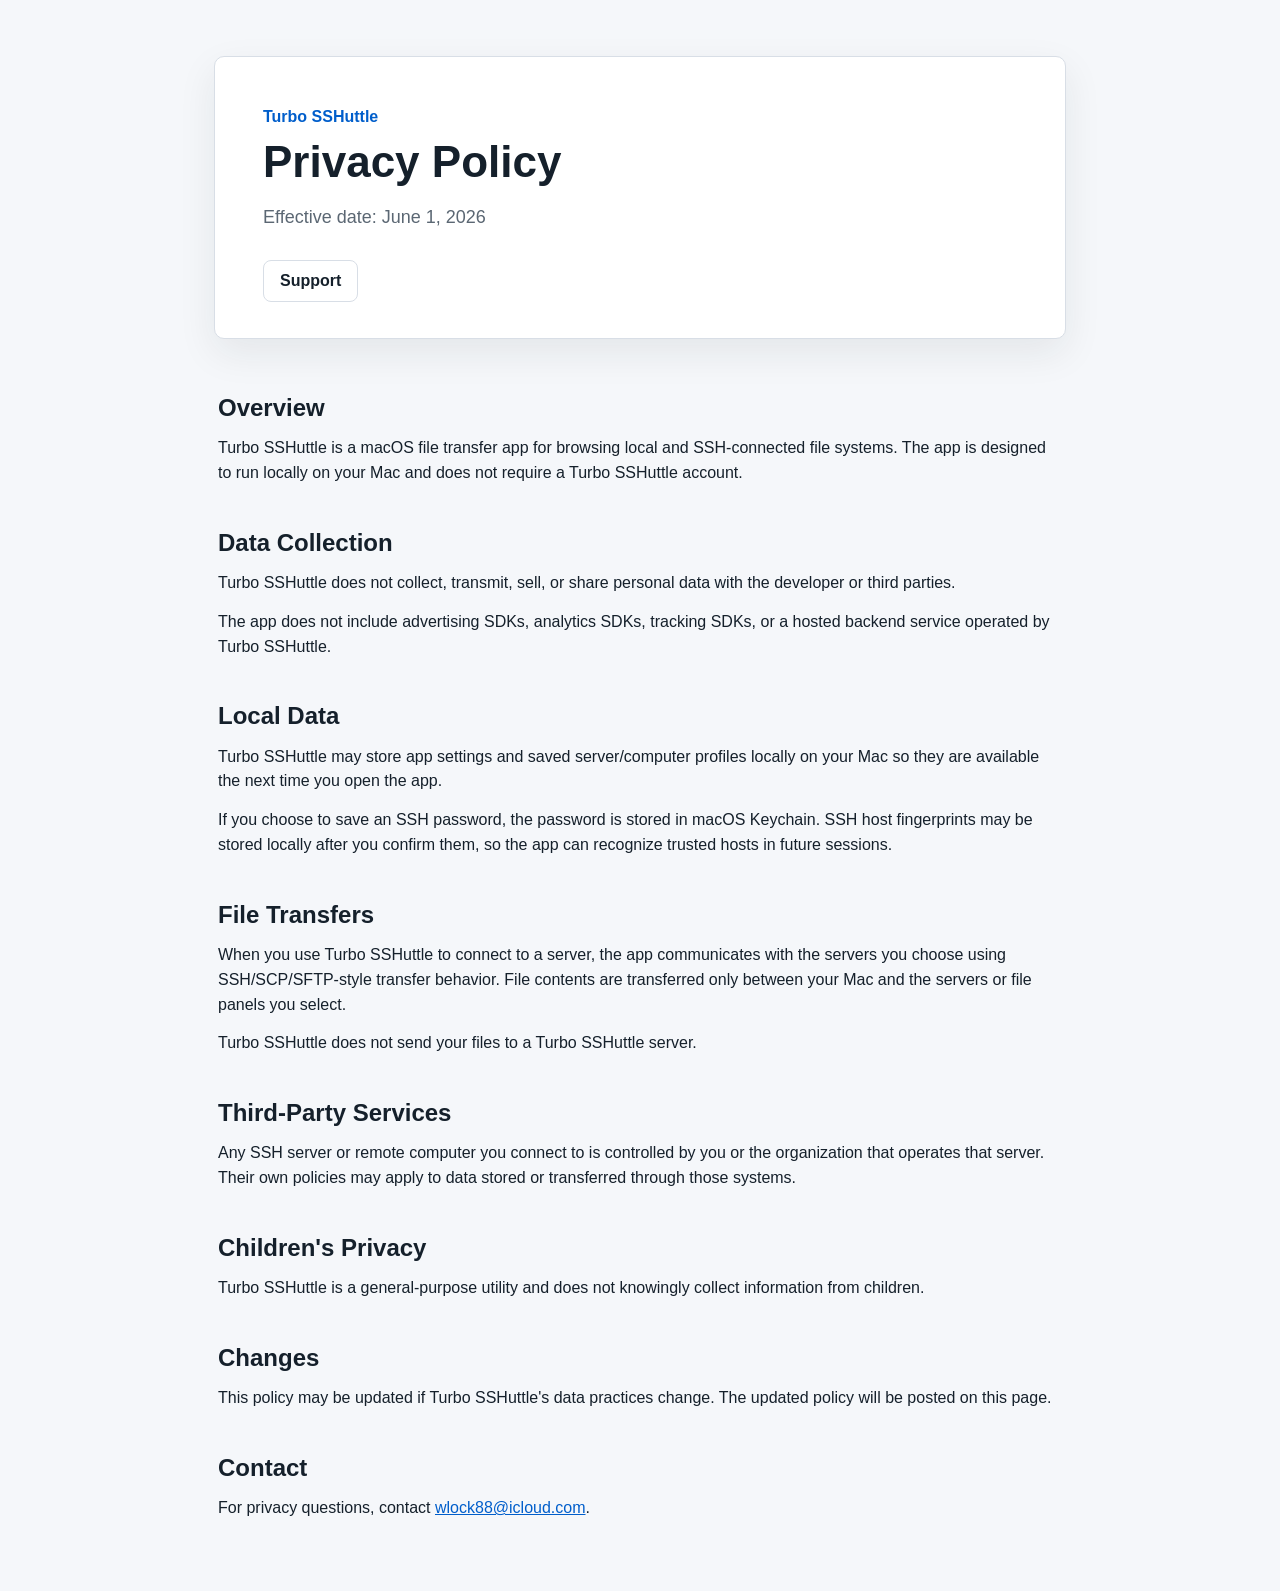
<file: privacy.html>
<!doctype html>
<html lang="en">
<head>
  <meta charset="utf-8">
  <meta name="viewport" content="width=device-width, initial-scale=1">
  <title>Turbo SSHuttle Privacy Policy</title>
  <meta name="description" content="Privacy policy for Turbo SSHuttle.">
  <link rel="stylesheet" href="styles.css">
</head>
<body>
  <main class="page">
    <section class="hero compact">
      <p class="eyebrow">Turbo SSHuttle</p>
      <h1>Privacy Policy</h1>
      <p class="lede">Effective date: June 1, 2026</p>
      <div class="actions">
        <a class="button secondary" href="index.html">Support</a>
      </div>
    </section>

    <section class="content">
      <h2>Overview</h2>
      <p>Turbo SSHuttle is a macOS file transfer app for browsing local and SSH-connected file systems. The app is designed to run locally on your Mac and does not require a Turbo SSHuttle account.</p>

      <h2>Data Collection</h2>
      <p>Turbo SSHuttle does not collect, transmit, sell, or share personal data with the developer or third parties.</p>
      <p>The app does not include advertising SDKs, analytics SDKs, tracking SDKs, or a hosted backend service operated by Turbo SSHuttle.</p>

      <h2>Local Data</h2>
      <p>Turbo SSHuttle may store app settings and saved server/computer profiles locally on your Mac so they are available the next time you open the app.</p>
      <p>If you choose to save an SSH password, the password is stored in macOS Keychain. SSH host fingerprints may be stored locally after you confirm them, so the app can recognize trusted hosts in future sessions.</p>

      <h2>File Transfers</h2>
      <p>When you use Turbo SSHuttle to connect to a server, the app communicates with the servers you choose using SSH/SCP/SFTP-style transfer behavior. File contents are transferred only between your Mac and the servers or file panels you select.</p>
      <p>Turbo SSHuttle does not send your files to a Turbo SSHuttle server.</p>

      <h2>Third-Party Services</h2>
      <p>Any SSH server or remote computer you connect to is controlled by you or the organization that operates that server. Their own policies may apply to data stored or transferred through those systems.</p>

      <h2>Children's Privacy</h2>
      <p>Turbo SSHuttle is a general-purpose utility and does not knowingly collect information from children.</p>

      <h2>Changes</h2>
      <p>This policy may be updated if Turbo SSHuttle's data practices change. The updated policy will be posted on this page.</p>

      <h2>Contact</h2>
      <p>For privacy questions, contact <a href="mailto:wlock88@icloud.com">wlock88@icloud.com</a>.</p>
    </section>
  </main>
</body>
</html>
</file>
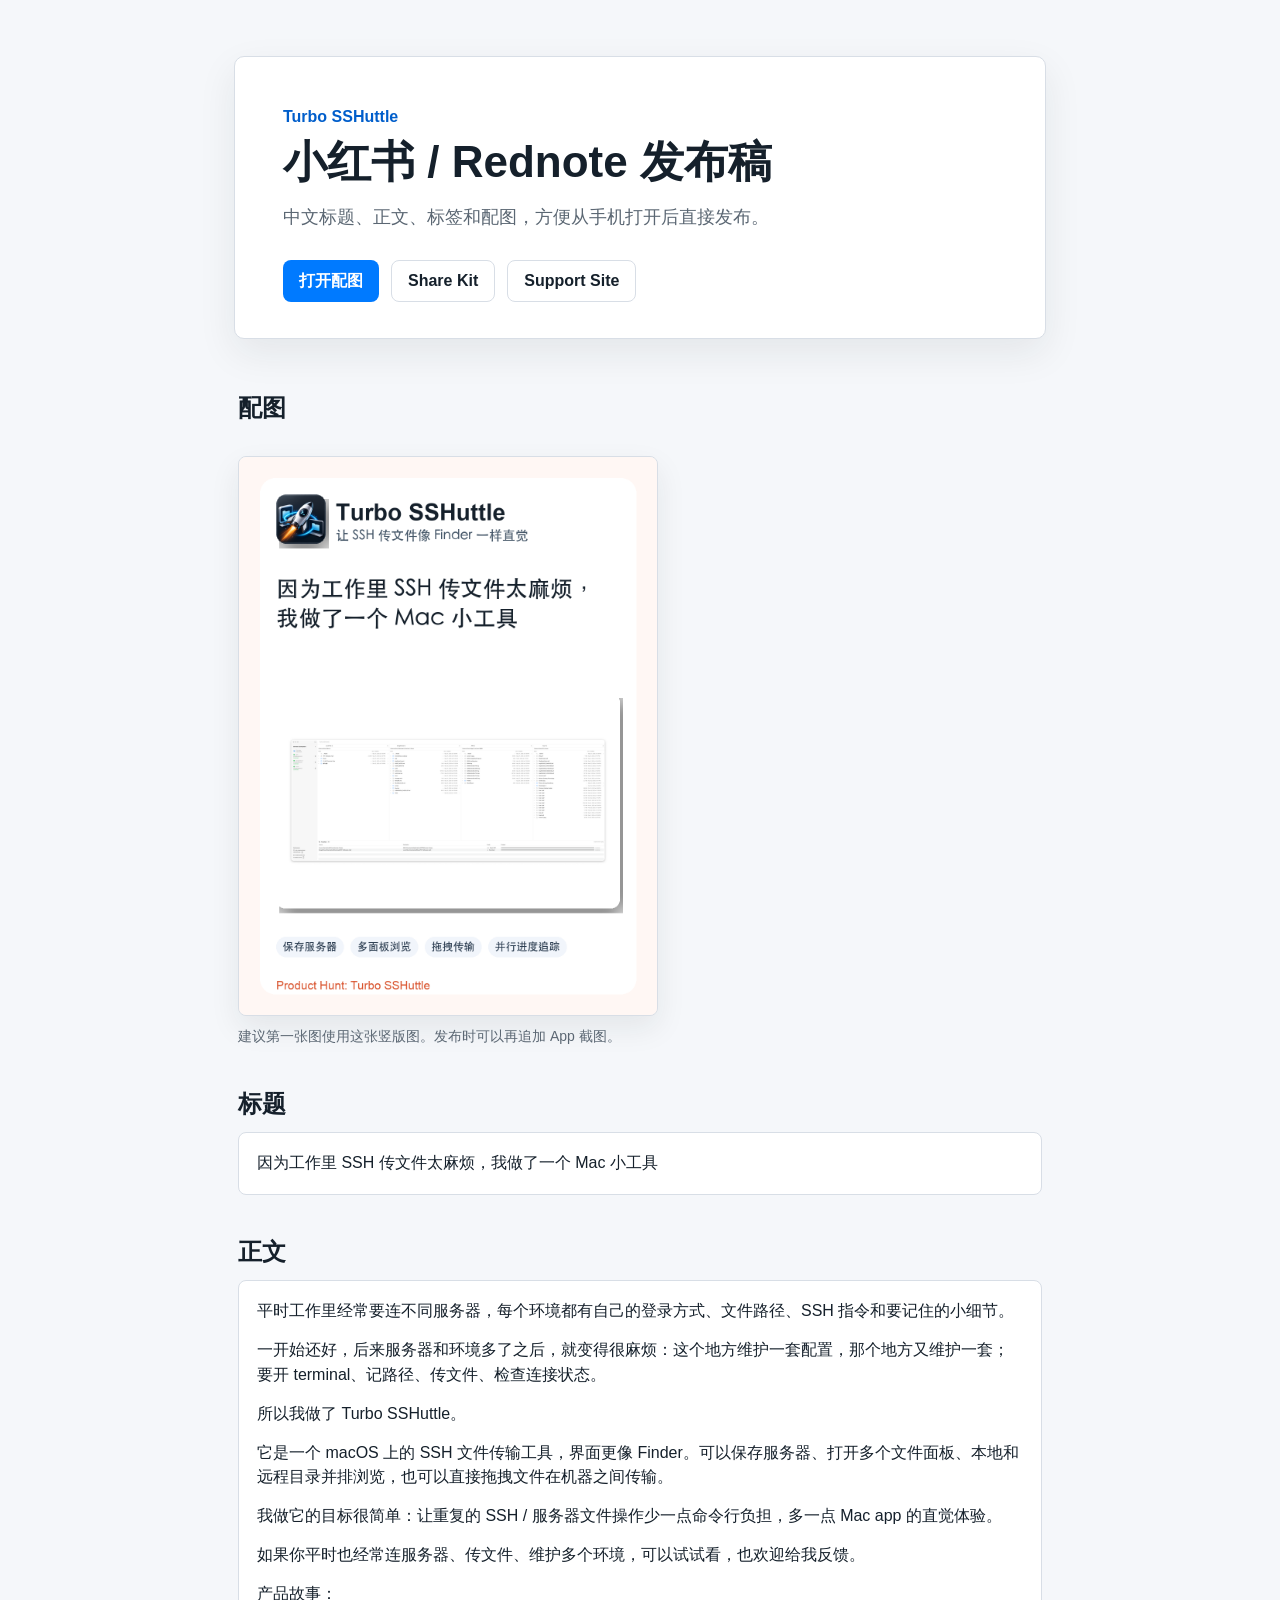
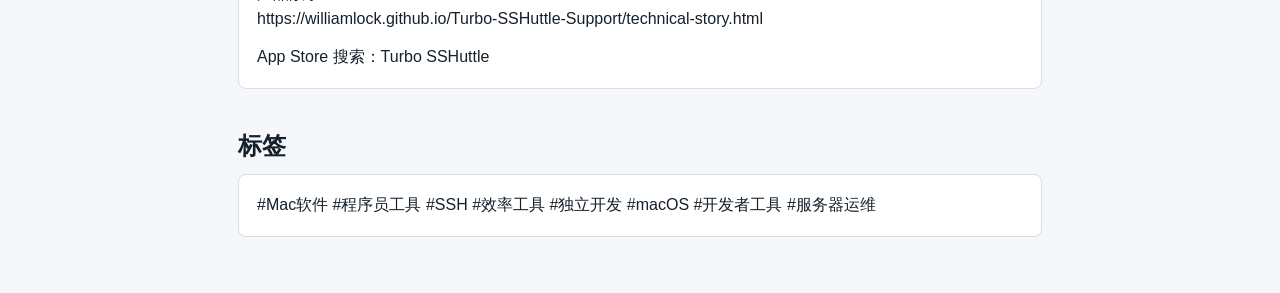
<file: rednote.html>
<!doctype html>
<html lang="zh-Hans">
<head>
  <meta charset="utf-8">
  <meta name="viewport" content="width=device-width, initial-scale=1">
  <title>Turbo SSHuttle 小红书发布稿</title>
  <meta name="description" content="Turbo SSHuttle 小红书 / Rednote 发布文案和配图，一个 macOS SSH 文件传输工具。">
  <link rel="canonical" href="https://williamlock.github.io/Turbo-SSHuttle-Support/rednote.html">
  <meta property="og:type" content="website">
  <meta property="og:title" content="因为工作里 SSH 传文件太麻烦，我做了一个 Mac 小工具">
  <meta property="og:description" content="Turbo SSHuttle 是一个 macOS SSH 文件传输工具，可以保存服务器、多面板浏览、拖拽传文件。">
  <meta property="og:url" content="https://williamlock.github.io/Turbo-SSHuttle-Support/rednote.html">
  <meta property="og:image" content="https://williamlock.github.io/Turbo-SSHuttle-Support/assets/turbo-sshuttle-rednote-card.png">
  <meta name="twitter:card" content="summary_large_image">
  <meta name="twitter:title" content="Turbo SSHuttle 小红书发布稿">
  <meta name="twitter:description" content="小红书 / Rednote 发布文案和配图。">
  <meta name="twitter:image" content="https://williamlock.github.io/Turbo-SSHuttle-Support/assets/turbo-sshuttle-rednote-card.png">
  <link rel="stylesheet" href="styles.css">
</head>
<body>
  <main class="page story-page">
    <section class="hero compact">
      <p class="eyebrow">Turbo SSHuttle</p>
      <h1>小红书 / Rednote 发布稿</h1>
      <p class="lede">中文标题、正文、标签和配图，方便从手机打开后直接发布。</p>
      <div class="actions">
        <a class="button" href="assets/turbo-sshuttle-rednote-card.png">打开配图</a>
        <a class="button secondary" href="share-kit.html">Share Kit</a>
        <a class="button secondary" href="index.html">Support Site</a>
      </div>
    </section>

    <section class="content">
      <h2>配图</h2>
      <figure class="story-shot rednote-preview">
        <img src="assets/turbo-sshuttle-rednote-card.png" alt="Turbo SSHuttle 小红书竖版配图">
        <figcaption>建议第一张图使用这张竖版图。发布时可以再追加 App 截图。</figcaption>
      </figure>

      <h2>标题</h2>
      <div class="copy-box">
        <p>因为工作里 SSH 传文件太麻烦，我做了一个 Mac 小工具</p>
      </div>

      <h2>正文</h2>
      <div class="copy-box">
        <p>平时工作里经常要连不同服务器，每个环境都有自己的登录方式、文件路径、SSH 指令和要记住的小细节。</p>
        <p>一开始还好，后来服务器和环境多了之后，就变得很麻烦：这个地方维护一套配置，那个地方又维护一套；要开 terminal、记路径、传文件、检查连接状态。</p>
        <p>所以我做了 Turbo SSHuttle。</p>
        <p>它是一个 macOS 上的 SSH 文件传输工具，界面更像 Finder。可以保存服务器、打开多个文件面板、本地和远程目录并排浏览，也可以直接拖拽文件在机器之间传输。</p>
        <p>我做它的目标很简单：让重复的 SSH / 服务器文件操作少一点命令行负担，多一点 Mac app 的直觉体验。</p>
        <p>如果你平时也经常连服务器、传文件、维护多个环境，可以试试看，也欢迎给我反馈。</p>
        <p>产品故事：<br>https://williamlock.github.io/Turbo-SSHuttle-Support/technical-story.html</p>
        <p>App Store 搜索：Turbo SSHuttle</p>
      </div>

      <h2>标签</h2>
      <div class="copy-box">
        <p>#Mac软件 #程序员工具 #SSH #效率工具 #独立开发 #macOS #开发者工具 #服务器运维</p>
      </div>
    </section>
  </main>
</body>
</html>
</file>
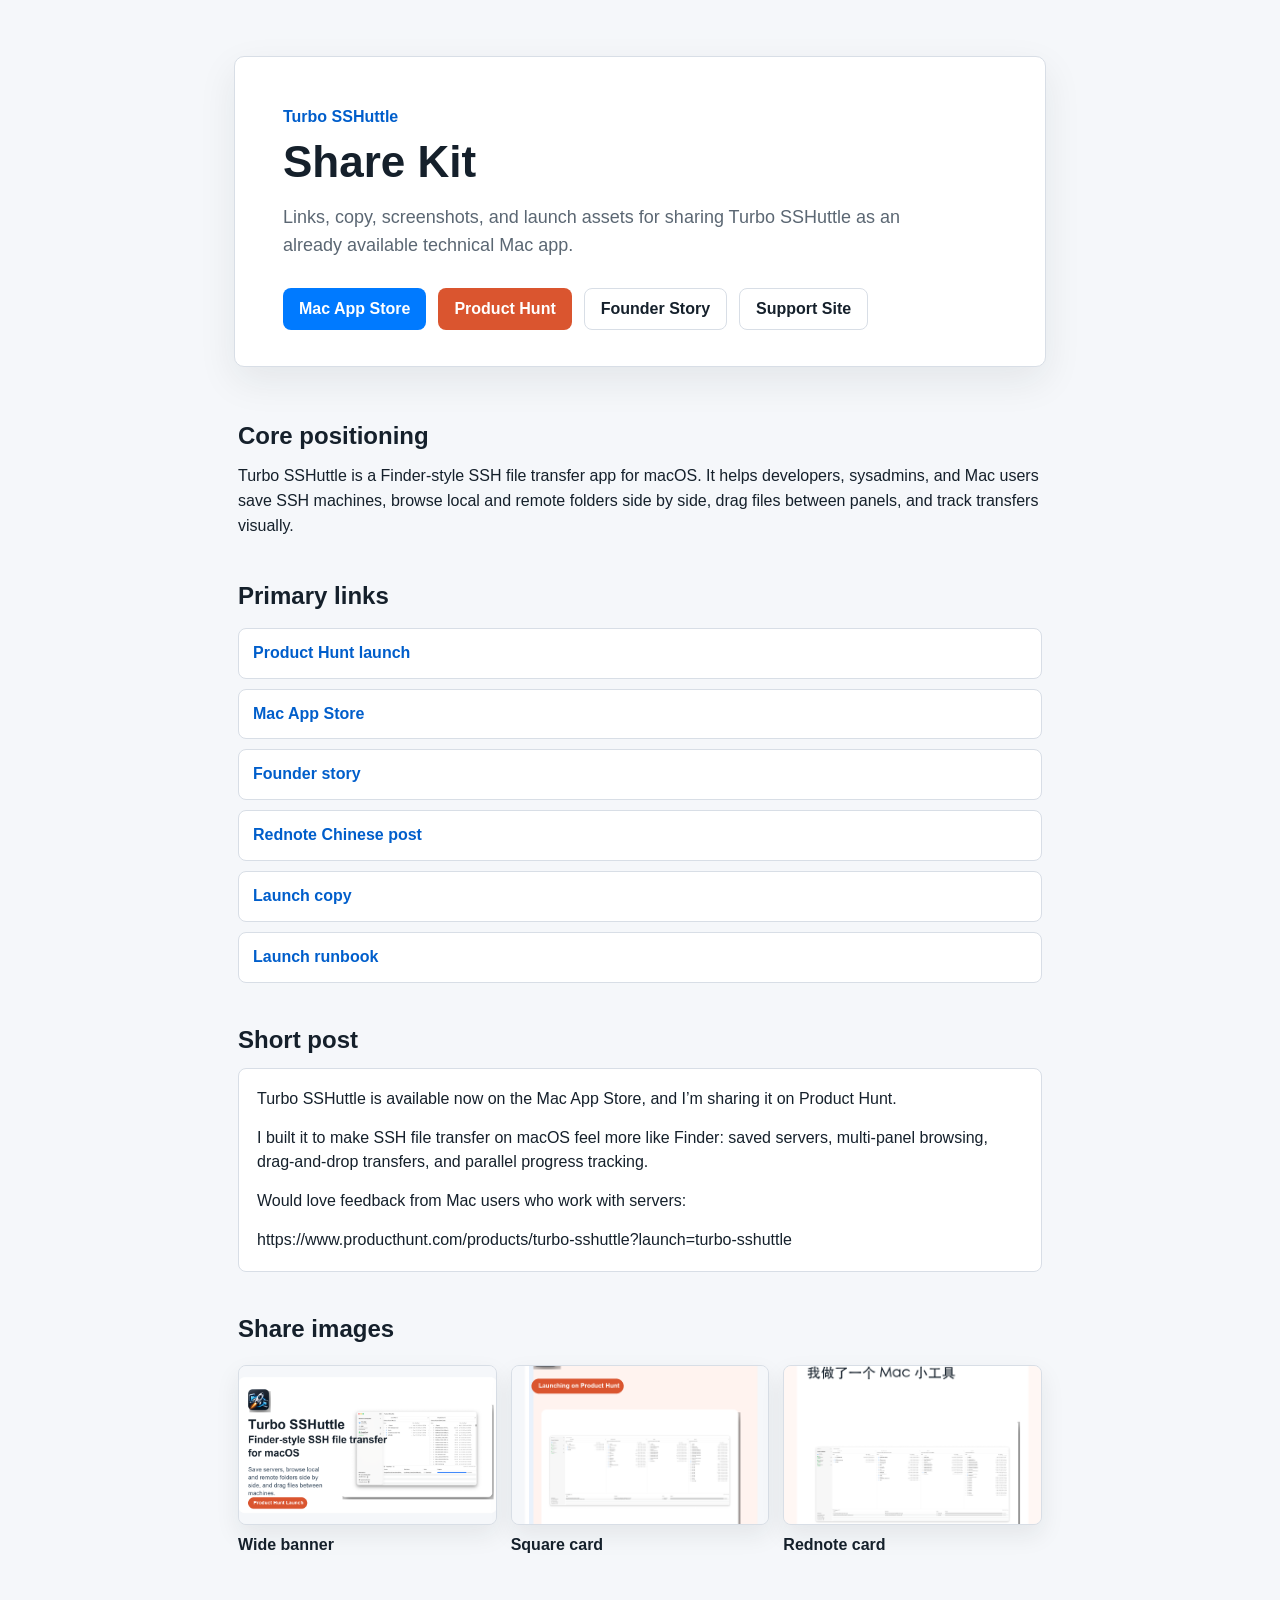
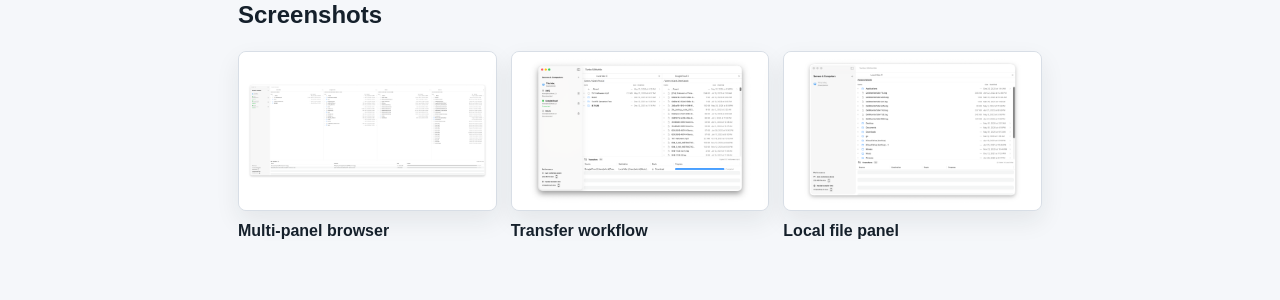
<file: share-kit.html>
<!doctype html>
<html lang="en">
<head>
  <meta charset="utf-8">
  <meta name="viewport" content="width=device-width, initial-scale=1">
  <title>Turbo SSHuttle Share Kit</title>
  <meta name="description" content="Links, copy, screenshots, and launch assets for sharing Turbo SSHuttle, a Finder-style SSH file transfer app for macOS.">
  <link rel="canonical" href="https://williamlock.github.io/Turbo-SSHuttle-Support/share-kit.html">
  <meta property="og:type" content="website">
  <meta property="og:title" content="Turbo SSHuttle Share Kit">
  <meta property="og:description" content="Share copy, links, screenshots, and launch assets for Turbo SSHuttle on macOS.">
  <meta property="og:url" content="https://williamlock.github.io/Turbo-SSHuttle-Support/share-kit.html">
  <meta property="og:image" content="https://williamlock.github.io/Turbo-SSHuttle-Support/assets/turbo-sshuttle-social.png">
  <meta property="og:image:width" content="1200">
  <meta property="og:image:height" content="630">
  <meta name="twitter:card" content="summary_large_image">
  <meta name="twitter:title" content="Turbo SSHuttle Share Kit">
  <meta name="twitter:description" content="Share copy, links, screenshots, and launch assets for Turbo SSHuttle on macOS.">
  <meta name="twitter:image" content="https://williamlock.github.io/Turbo-SSHuttle-Support/assets/turbo-sshuttle-social.png">
  <link rel="stylesheet" href="styles.css">
</head>
<body>
  <main class="page story-page">
    <section class="hero compact">
      <p class="eyebrow">Turbo SSHuttle</p>
      <h1>Share Kit</h1>
      <p class="lede">Links, copy, screenshots, and launch assets for sharing Turbo SSHuttle as an already available technical Mac app.</p>
      <div class="actions">
        <a class="button" href="https://apps.apple.com/sg/app/turbo-sshuttle/id6775314412?mt=12">Mac App Store</a>
        <a class="button launch" href="https://www.producthunt.com/products/turbo-sshuttle?launch=turbo-sshuttle">Product Hunt</a>
        <a class="button secondary" href="technical-story.html">Founder Story</a>
        <a class="button secondary" href="index.html">Support Site</a>
      </div>
    </section>

    <section class="content">
      <h2>Core positioning</h2>
      <p>Turbo SSHuttle is a Finder-style SSH file transfer app for macOS. It helps developers, sysadmins, and Mac users save SSH machines, browse local and remote folders side by side, drag files between panels, and track transfers visually.</p>

      <h2>Primary links</h2>
      <div class="link-list">
        <a href="https://www.producthunt.com/products/turbo-sshuttle?launch=turbo-sshuttle">Product Hunt launch</a>
        <a href="https://apps.apple.com/sg/app/turbo-sshuttle/id6775314412?mt=12">Mac App Store</a>
        <a href="https://williamlock.github.io/Turbo-SSHuttle-Support/technical-story.html">Founder story</a>
        <a href="https://williamlock.github.io/Turbo-SSHuttle-Support/rednote.html">Rednote Chinese post</a>
        <a href="https://williamlock.github.io/Turbo-SSHuttle-Support/launch-copy.md">Launch copy</a>
        <a href="https://williamlock.github.io/Turbo-SSHuttle-Support/launch-day-runbook.md">Launch runbook</a>
      </div>

      <h2>Short post</h2>
      <div class="copy-box">
        <p>Turbo SSHuttle is available now on the Mac App Store, and I’m sharing it on Product Hunt.</p>
        <p>I built it to make SSH file transfer on macOS feel more like Finder: saved servers, multi-panel browsing, drag-and-drop transfers, and parallel progress tracking.</p>
        <p>Would love feedback from Mac users who work with servers:</p>
        <p>https://www.producthunt.com/products/turbo-sshuttle?launch=turbo-sshuttle</p>
      </div>

      <h2>Share images</h2>
      <div class="asset-grid">
        <a href="assets/turbo-sshuttle-share-wide.png">
          <img src="assets/turbo-sshuttle-share-wide.png" alt="Turbo SSHuttle wide share banner">
          <span>Wide banner</span>
        </a>
        <a href="assets/turbo-sshuttle-share-square.png">
          <img src="assets/turbo-sshuttle-share-square.png" alt="Turbo SSHuttle square share card">
          <span>Square card</span>
        </a>
        <a href="assets/turbo-sshuttle-rednote-card.png">
          <img src="assets/turbo-sshuttle-rednote-card.png" alt="Turbo SSHuttle Rednote vertical card">
          <span>Rednote card</span>
        </a>
      </div>

      <h2>Screenshots</h2>
      <div class="asset-grid">
        <a href="assets/turbo-sshuttle-01.png">
          <img src="assets/turbo-sshuttle-01.png" alt="Turbo SSHuttle multi-panel browser screenshot">
          <span>Multi-panel browser</span>
        </a>
        <a href="assets/turbo-sshuttle-02.png">
          <img src="assets/turbo-sshuttle-02.png" alt="Turbo SSHuttle transfer workflow screenshot">
          <span>Transfer workflow</span>
        </a>
        <a href="assets/turbo-sshuttle-03.png">
          <img src="assets/turbo-sshuttle-03.png" alt="Turbo SSHuttle local file panel screenshot">
          <span>Local file panel</span>
        </a>
      </div>
    </section>
  </main>
</body>
</html>
</file>
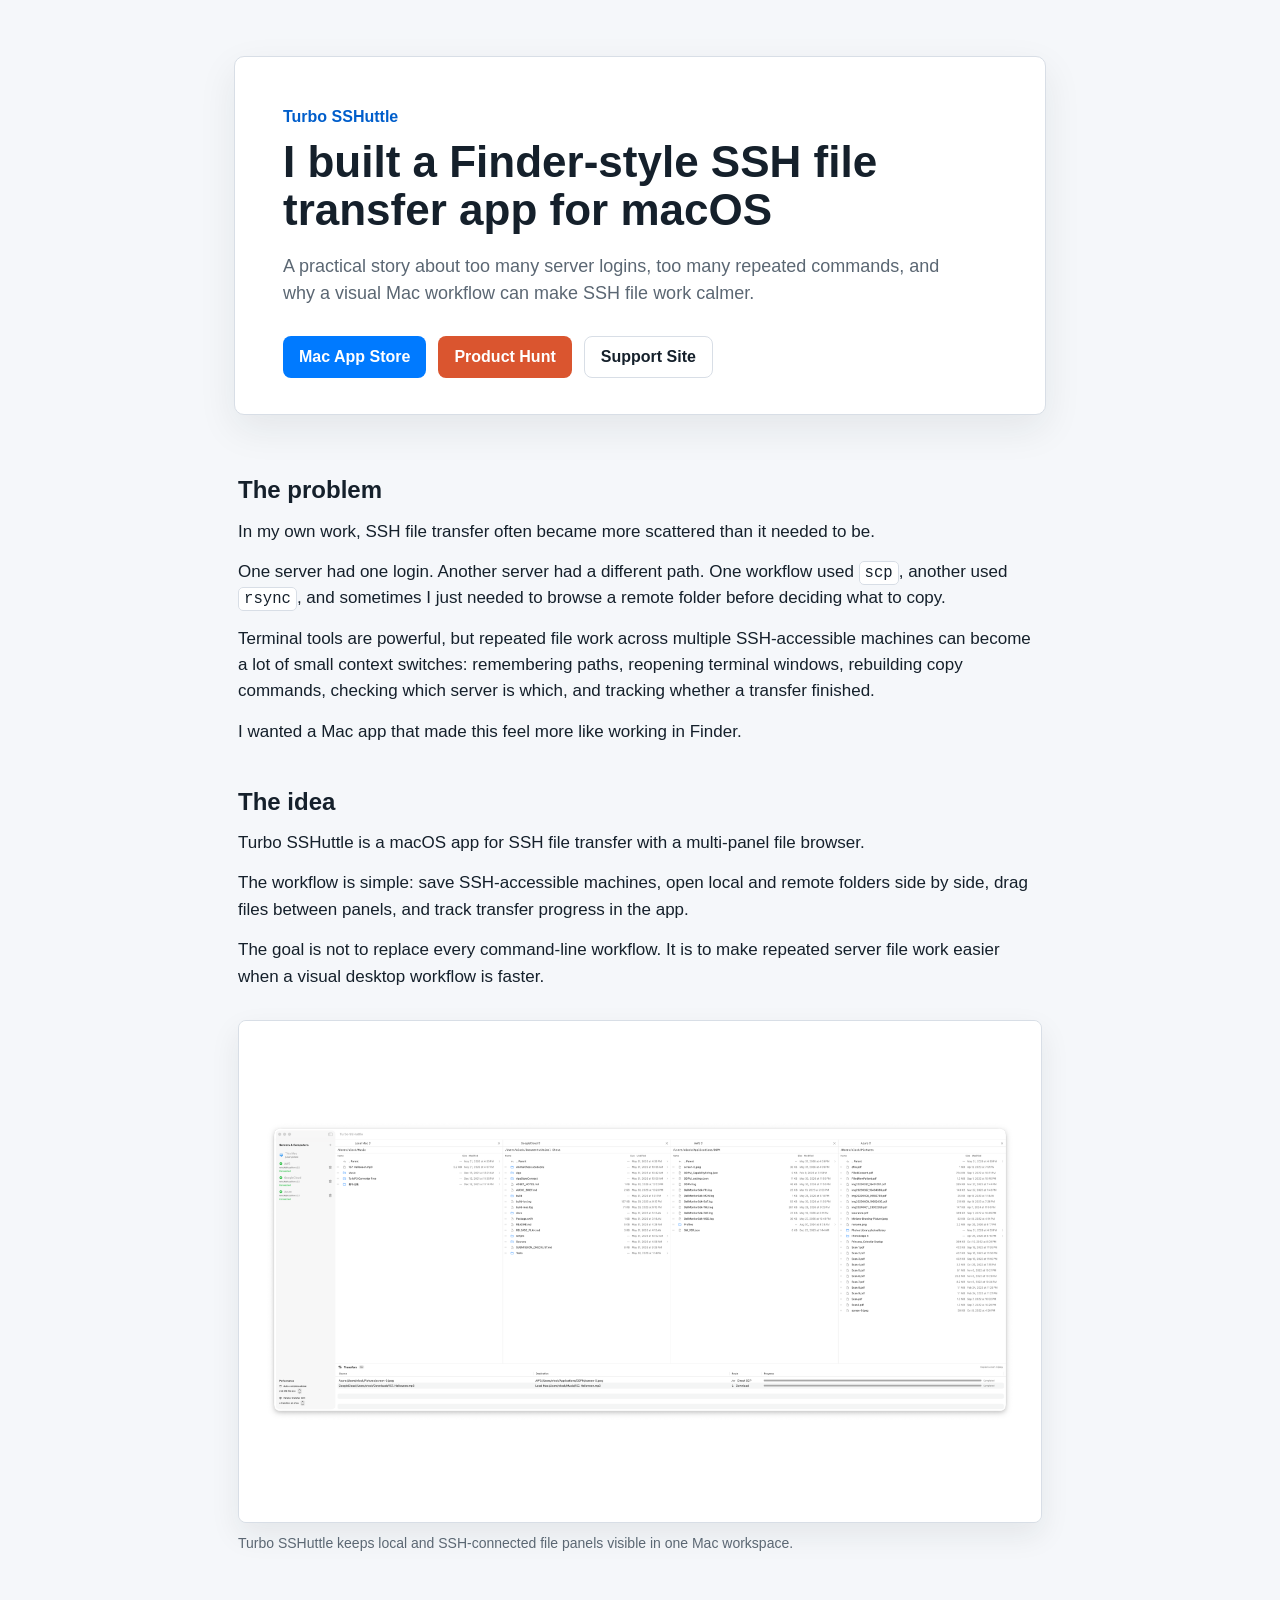
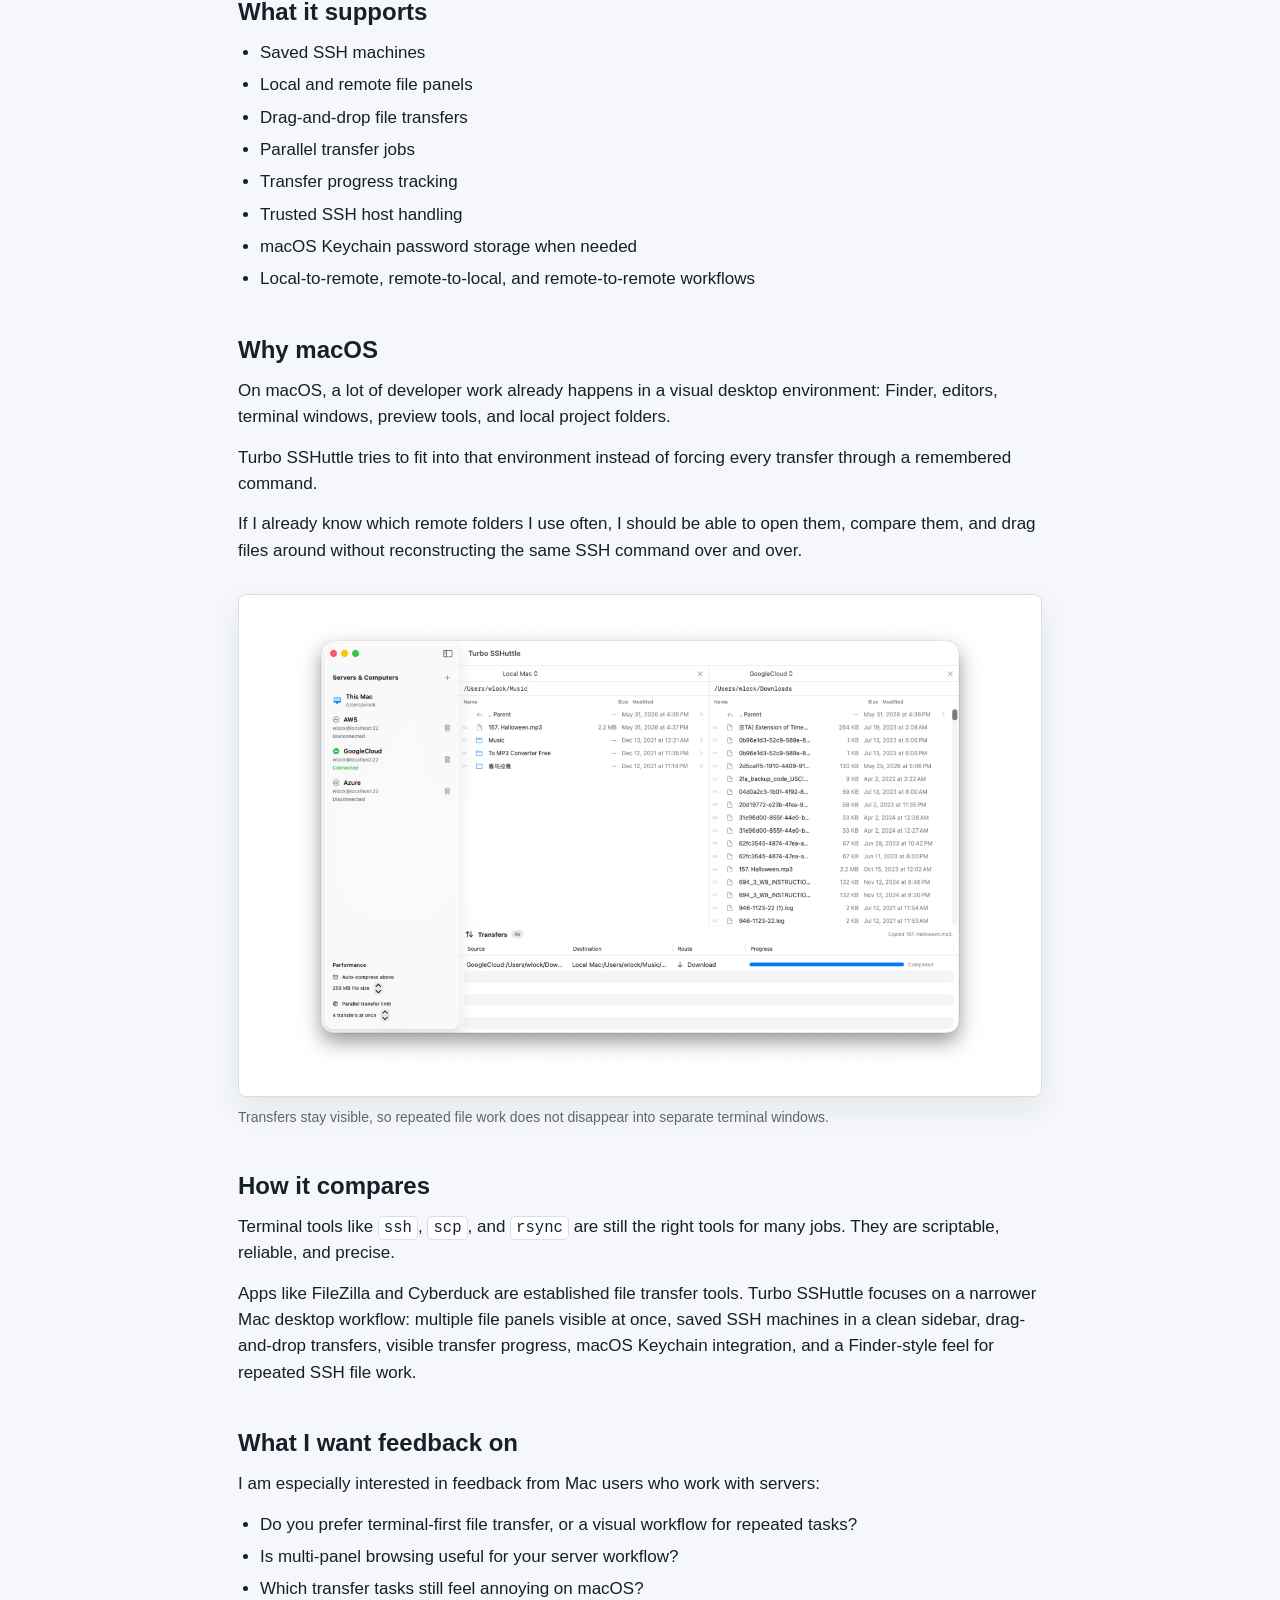
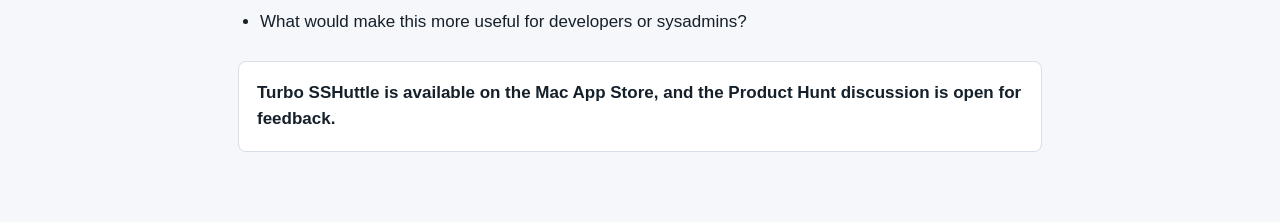
<file: technical-story.html>
<!doctype html>
<html lang="en">
<head>
  <meta charset="utf-8">
  <meta name="viewport" content="width=device-width, initial-scale=1">
  <title>I built a Finder-style SSH file transfer app for macOS - Turbo SSHuttle</title>
  <meta name="description" content="The story behind Turbo SSHuttle, a macOS SSH file transfer app for repeated server file work with saved machines, multi-panel browsing, drag-and-drop transfers, and visible progress.">
  <link rel="canonical" href="https://williamlock.github.io/Turbo-SSHuttle-Support/technical-story.html">
  <meta property="og:type" content="article">
  <meta property="og:title" content="I built a Finder-style SSH file transfer app for macOS">
  <meta property="og:description" content="Turbo SSHuttle was built for repeated SSH file work on macOS: saved servers, visual remote browsing, drag-and-drop transfers, and progress tracking.">
  <meta property="og:url" content="https://williamlock.github.io/Turbo-SSHuttle-Support/technical-story.html">
  <meta property="og:image" content="https://williamlock.github.io/Turbo-SSHuttle-Support/assets/turbo-sshuttle-social.png">
  <meta property="og:image:width" content="1200">
  <meta property="og:image:height" content="630">
  <meta name="twitter:card" content="summary_large_image">
  <meta name="twitter:title" content="I built a Finder-style SSH file transfer app for macOS">
  <meta name="twitter:description" content="A founder story for Turbo SSHuttle, a technical macOS app for repeated SSH file transfers.">
  <meta name="twitter:image" content="https://williamlock.github.io/Turbo-SSHuttle-Support/assets/turbo-sshuttle-social.png">
  <link rel="stylesheet" href="styles.css">
</head>
<body>
  <main class="page story-page">
    <section class="hero compact">
      <p class="eyebrow">Turbo SSHuttle</p>
      <h1>I built a Finder-style SSH file transfer app for macOS</h1>
      <p class="lede">A practical story about too many server logins, too many repeated commands, and why a visual Mac workflow can make SSH file work calmer.</p>
      <div class="actions">
        <a class="button" href="https://apps.apple.com/sg/app/turbo-sshuttle/id6775314412?mt=12">Mac App Store</a>
        <a class="button launch" href="https://www.producthunt.com/products/turbo-sshuttle?launch=turbo-sshuttle">Product Hunt</a>
        <a class="button secondary" href="index.html">Support Site</a>
      </div>
    </section>

    <article class="story-content">
      <h2>The problem</h2>
      <p>In my own work, SSH file transfer often became more scattered than it needed to be.</p>
      <p>One server had one login. Another server had a different path. One workflow used <code>scp</code>, another used <code>rsync</code>, and sometimes I just needed to browse a remote folder before deciding what to copy.</p>
      <p>Terminal tools are powerful, but repeated file work across multiple SSH-accessible machines can become a lot of small context switches: remembering paths, reopening terminal windows, rebuilding copy commands, checking which server is which, and tracking whether a transfer finished.</p>
      <p>I wanted a Mac app that made this feel more like working in Finder.</p>

      <h2>The idea</h2>
      <p>Turbo SSHuttle is a macOS app for SSH file transfer with a multi-panel file browser.</p>
      <p>The workflow is simple: save SSH-accessible machines, open local and remote folders side by side, drag files between panels, and track transfer progress in the app.</p>
      <p>The goal is not to replace every command-line workflow. It is to make repeated server file work easier when a visual desktop workflow is faster.</p>

      <figure class="story-shot">
        <img src="assets/turbo-sshuttle-01.png" alt="Turbo SSHuttle showing a multi-panel local and remote file browser">
        <figcaption>Turbo SSHuttle keeps local and SSH-connected file panels visible in one Mac workspace.</figcaption>
      </figure>

      <h2>What it supports</h2>
      <ul>
        <li>Saved SSH machines</li>
        <li>Local and remote file panels</li>
        <li>Drag-and-drop file transfers</li>
        <li>Parallel transfer jobs</li>
        <li>Transfer progress tracking</li>
        <li>Trusted SSH host handling</li>
        <li>macOS Keychain password storage when needed</li>
        <li>Local-to-remote, remote-to-local, and remote-to-remote workflows</li>
      </ul>

      <h2>Why macOS</h2>
      <p>On macOS, a lot of developer work already happens in a visual desktop environment: Finder, editors, terminal windows, preview tools, and local project folders.</p>
      <p>Turbo SSHuttle tries to fit into that environment instead of forcing every transfer through a remembered command.</p>
      <p>If I already know which remote folders I use often, I should be able to open them, compare them, and drag files around without reconstructing the same SSH command over and over.</p>

      <figure class="story-shot">
        <img src="assets/turbo-sshuttle-02.png" alt="Turbo SSHuttle transfer workflow with progress tracking">
        <figcaption>Transfers stay visible, so repeated file work does not disappear into separate terminal windows.</figcaption>
      </figure>

      <h2>How it compares</h2>
      <p>Terminal tools like <code>ssh</code>, <code>scp</code>, and <code>rsync</code> are still the right tools for many jobs. They are scriptable, reliable, and precise.</p>
      <p>Apps like FileZilla and Cyberduck are established file transfer tools. Turbo SSHuttle focuses on a narrower Mac desktop workflow: multiple file panels visible at once, saved SSH machines in a clean sidebar, drag-and-drop transfers, visible transfer progress, macOS Keychain integration, and a Finder-style feel for repeated SSH file work.</p>

      <h2>What I want feedback on</h2>
      <p>I am especially interested in feedback from Mac users who work with servers:</p>
      <ul>
        <li>Do you prefer terminal-first file transfer, or a visual workflow for repeated tasks?</li>
        <li>Is multi-panel browsing useful for your server workflow?</li>
        <li>Which transfer tasks still feel annoying on macOS?</li>
        <li>What would make this more useful for developers or sysadmins?</li>
      </ul>

      <p class="story-cta">Turbo SSHuttle is available on the Mac App Store, and the Product Hunt discussion is open for feedback.</p>
    </article>
  </main>
</body>
</html>
</file>
<file: styles.css>
:root {
  color-scheme: light;
  --ink: #15202b;
  --muted: #5b6773;
  --line: #d8dee6;
  --panel: #ffffff;
  --bg: #f5f7fa;
  --accent: #007aff;
  --accent-dark: #005ecb;
}

* {
  box-sizing: border-box;
}

body {
  margin: 0;
  font-family: -apple-system, BlinkMacSystemFont, "Segoe UI", sans-serif;
  color: var(--ink);
  background: var(--bg);
  line-height: 1.55;
}

a {
  color: var(--accent-dark);
}

.page {
  max-width: 900px;
  margin: 0 auto;
  padding: 56px 24px;
}

.hero {
  padding: 48px;
  border: 1px solid var(--line);
  border-radius: 10px;
  background: var(--panel);
  box-shadow: 0 14px 38px rgba(21, 32, 43, 0.08);
}

.hero.compact {
  padding-bottom: 36px;
}

.eyebrow {
  margin: 0 0 8px;
  color: var(--accent-dark);
  font-weight: 700;
  letter-spacing: 0;
}

h1 {
  margin: 0;
  font-size: 44px;
  line-height: 1.1;
  letter-spacing: 0;
}

h2 {
  margin: 38px 0 10px;
  font-size: 24px;
  letter-spacing: 0;
}

h3 {
  margin: 24px 0 6px;
  font-size: 18px;
  letter-spacing: 0;
}

p {
  margin: 0 0 14px;
}

ul {
  margin: 0 0 18px;
  padding-left: 22px;
}

li {
  margin: 6px 0;
}

code {
  padding: 2px 5px;
  border: 1px solid var(--line);
  border-radius: 5px;
  background: #fff;
  font-family: "SF Mono", Menlo, Consolas, monospace;
  font-size: 0.92em;
}

.lede {
  max-width: 680px;
  margin-top: 18px;
  color: var(--muted);
  font-size: 18px;
}

.actions {
  display: flex;
  flex-wrap: wrap;
  gap: 12px;
  margin-top: 28px;
}

.button {
  display: inline-flex;
  align-items: center;
  justify-content: center;
  min-height: 42px;
  padding: 0 16px;
  border-radius: 8px;
  background: var(--accent);
  color: #fff;
  font-weight: 700;
  text-decoration: none;
}

.button.secondary {
  border: 1px solid var(--line);
  background: #fff;
  color: var(--ink);
}

.button.launch {
  background: #da552f;
}

.launch-note {
  margin-top: 24px;
  padding: 28px;
  border: 1px solid #f0c7b7;
  border-radius: 8px;
  background: #fff7f4;
}

.launch-note h2 {
  margin-top: 0;
}

.product-hunt-badge {
  display: inline-flex;
  margin: 8px 0 12px;
}

.product-hunt-badge img {
  display: block;
}

.text-link {
  font-weight: 700;
}

.link-list {
  display: grid;
  gap: 10px;
  margin: 14px 0 18px;
}

.link-list a {
  padding: 12px 14px;
  border: 1px solid var(--line);
  border-radius: 8px;
  background: #fff;
  font-weight: 700;
  text-decoration: none;
}

.content {
  padding: 12px 4px 0;
}

.story-page {
  max-width: 860px;
}

.story-content {
  padding: 18px 4px 0;
}

.story-content p,
.story-content li {
  font-size: 17px;
}

.story-shot {
  margin: 30px 0;
}

.story-shot img {
  display: block;
  width: 100%;
  height: auto;
  border: 1px solid var(--line);
  border-radius: 8px;
  background: #fff;
  box-shadow: 0 12px 30px rgba(21, 32, 43, 0.08);
}

.story-shot figcaption {
  margin-top: 10px;
  color: var(--muted);
  font-size: 14px;
}

.rednote-preview {
  max-width: 420px;
}

.story-cta {
  margin-top: 26px;
  padding: 18px;
  border: 1px solid var(--line);
  border-radius: 8px;
  background: #fff;
  font-weight: 700;
}

.copy-box {
  padding: 18px;
  border: 1px solid var(--line);
  border-radius: 8px;
  background: #fff;
}

.copy-box p:last-child {
  margin-bottom: 0;
}

.asset-grid {
  display: grid;
  grid-template-columns: repeat(3, minmax(0, 1fr));
  gap: 14px;
  margin-top: 18px;
}

.asset-grid a {
  display: block;
  color: var(--ink);
  font-weight: 700;
  text-decoration: none;
}

.asset-grid img {
  display: block;
  width: 100%;
  height: 160px;
  object-fit: cover;
  border: 1px solid var(--line);
  border-radius: 8px;
  background: #fff;
  box-shadow: 0 10px 24px rgba(21, 32, 43, 0.08);
}

.asset-grid span {
  display: block;
  margin-top: 8px;
}

.feature-grid {
  display: grid;
  grid-template-columns: repeat(2, minmax(0, 1fr));
  gap: 14px;
  margin-top: 18px;
}

.feature-grid article {
  padding: 18px;
  border: 1px solid var(--line);
  border-radius: 8px;
  background: #fff;
}

.feature-grid h3 {
  margin-top: 0;
}

.feature-grid p {
  color: var(--muted);
}

.screenshots {
  display: grid;
  gap: 18px;
  margin: 36px 0 8px;
}

.screenshots img {
  display: block;
  width: 100%;
  height: auto;
  border: 1px solid var(--line);
  border-radius: 8px;
  background: #fff;
  box-shadow: 0 12px 30px rgba(21, 32, 43, 0.08);
}

@media (max-width: 640px) {
  .page {
    padding: 28px 16px;
  }

  .hero {
    padding: 28px;
  }

  h1 {
    font-size: 34px;
  }

  .feature-grid {
    grid-template-columns: 1fr;
  }

  .asset-grid {
    grid-template-columns: 1fr;
  }
}
</file>
